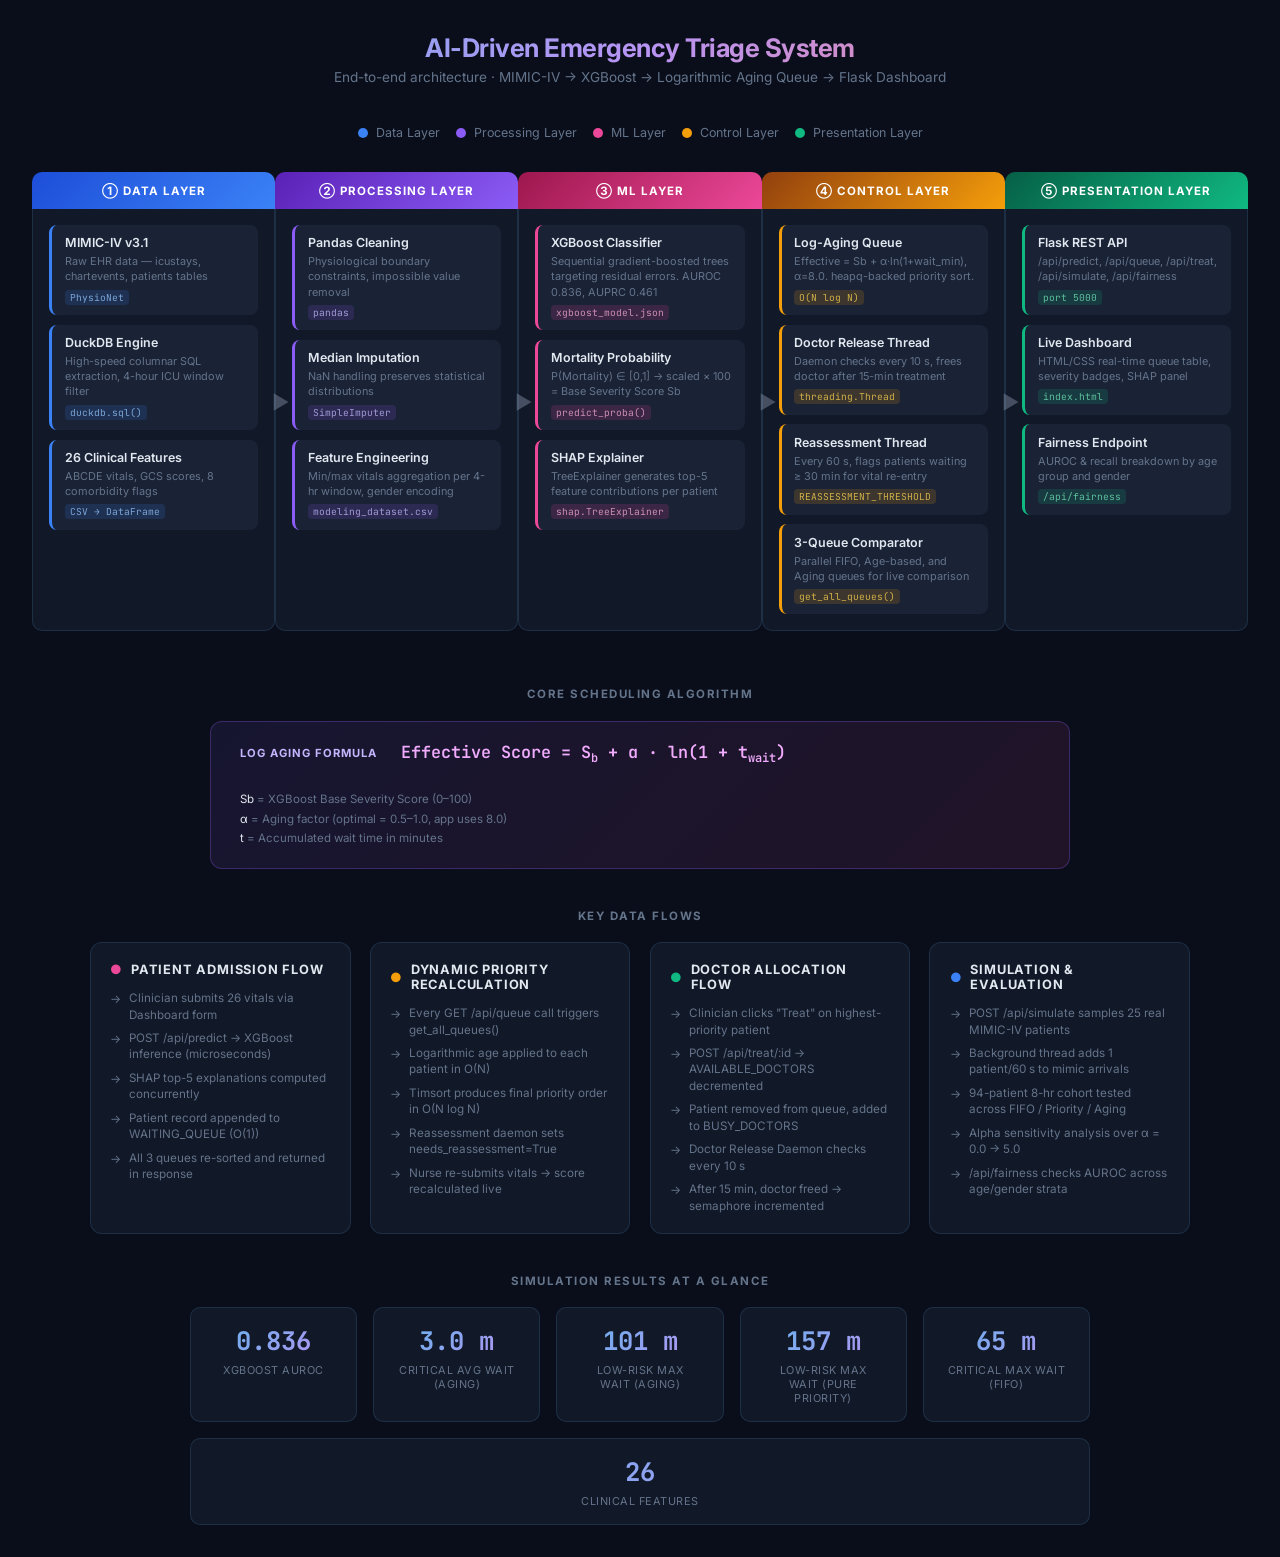
<file: architecture.html>
<!DOCTYPE html>
<html lang="en">
<head>
<meta charset="UTF-8">
<meta name="viewport" content="width=device-width, initial-scale=1.0">
<title>AI Emergency Triage — System Architecture</title>
<style>
  @import url('https://fonts.googleapis.com/css2?family=Inter:wght@300;400;500;600;700&family=JetBrains+Mono:wght@400;600&display=swap');

  :root {
    --bg: #0a0e1a;
    --surface: #111827;
    --surface2: #1a2235;
    --border: rgba(99,179,237,0.15);
    --text: #e2e8f0;
    --muted: #64748b;

    --data:    #3b82f6;
    --process: #8b5cf6;
    --ml:      #ec4899;
    --control: #f59e0b;
    --present: #10b981;
    --arrow:   rgba(148,163,184,0.4);
  }

  * { margin:0; padding:0; box-sizing:border-box; }

  body {
    font-family: 'Inter', sans-serif;
    background: var(--bg);
    color: var(--text);
    min-height: 100vh;
    padding: 2rem;
  }

  h1 {
    text-align: center;
    font-size: 1.6rem;
    font-weight: 700;
    letter-spacing: -0.5px;
    margin-bottom: 0.4rem;
    background: linear-gradient(135deg, #63b3ed, #b794f4, #fc8181);
    -webkit-background-clip: text;
    -webkit-text-fill-color: transparent;
  }

  .subtitle {
    text-align: center;
    color: var(--muted);
    font-size: 0.85rem;
    margin-bottom: 2.5rem;
  }

  /* ── Legend ───────────────────────────────────────── */
  .legend {
    display: flex;
    justify-content: center;
    flex-wrap: wrap;
    gap: 1rem;
    margin-bottom: 2rem;
  }
  .legend-item {
    display: flex;
    align-items: center;
    gap: 0.5rem;
    font-size: 0.78rem;
    color: var(--muted);
  }
  .legend-dot {
    width: 10px; height: 10px;
    border-radius: 50%;
  }

  /* ── Main pipeline ────────────────────────────────── */
  .pipeline {
    display: flex;
    align-items: stretch;
    gap: 0;
    max-width: 1300px;
    margin: 0 auto 3rem;
    overflow-x: auto;
    padding-bottom: 0.5rem;
  }

  .layer {
    flex: 1;
    min-width: 190px;
    display: flex;
    flex-direction: column;
    position: relative;
  }

  /* Arrow connector between layers */
  .layer:not(:last-child)::after {
    content: '▶';
    position: absolute;
    right: -14px;
    top: 50%;
    transform: translateY(-50%);
    color: var(--arrow);
    font-size: 1.2rem;
    z-index: 10;
  }

  .layer-header {
    border-radius: 10px 10px 0 0;
    padding: 0.7rem 1rem;
    font-size: 0.72rem;
    font-weight: 700;
    letter-spacing: 1px;
    text-transform: uppercase;
    text-align: center;
    color: #fff;
  }

  .layer-body {
    background: var(--surface);
    border: 1px solid var(--border);
    border-top: none;
    border-radius: 0 0 10px 10px;
    padding: 1rem;
    flex: 1;
    display: flex;
    flex-direction: column;
    gap: 0.6rem;
  }

  /* ── Cards inside layers ─────────────────────────── */
  .card {
    background: var(--surface2);
    border-radius: 8px;
    padding: 0.65rem 0.8rem;
    border-left: 3px solid transparent;
    cursor: pointer;
    transition: transform 0.2s, box-shadow 0.2s, border-color 0.2s;
    position: relative;
  }
  .card:hover {
    transform: translateY(-2px);
    box-shadow: 0 6px 20px rgba(0,0,0,0.4);
  }
  .card-title {
    font-size: 0.78rem;
    font-weight: 600;
    margin-bottom: 0.25rem;
  }
  .card-desc {
    font-size: 0.68rem;
    color: var(--muted);
    line-height: 1.4;
  }
  .card-tag {
    display: inline-block;
    font-size: 0.6rem;
    font-family: 'JetBrains Mono', monospace;
    padding: 1px 5px;
    border-radius: 4px;
    margin-top: 0.3rem;
    opacity: 0.8;
  }

  /* Layer colour themes */
  .data    .layer-header { background: linear-gradient(135deg, #1d4ed8, #3b82f6); }
  .data    .card          { border-left-color: var(--data); }
  .data    .card-tag      { background: rgba(59,130,246,0.2); color: #93c5fd; }
  .data    .card:hover    { box-shadow: 0 6px 20px rgba(59,130,246,0.25); }

  .process .layer-header  { background: linear-gradient(135deg, #5b21b6, #8b5cf6); }
  .process .card          { border-left-color: var(--process); }
  .process .card-tag      { background: rgba(139,92,246,0.2); color: #c4b5fd; }
  .process .card:hover    { box-shadow: 0 6px 20px rgba(139,92,246,0.25); }

  .ml      .layer-header  { background: linear-gradient(135deg, #9d174d, #ec4899); }
  .ml      .card          { border-left-color: var(--ml); }
  .ml      .card-tag      { background: rgba(236,72,153,0.2); color: #f9a8d4; }
  .ml      .card:hover    { box-shadow: 0 6px 20px rgba(236,72,153,0.25); }

  .control .layer-header  { background: linear-gradient(135deg, #92400e, #f59e0b); }
  .control .card          { border-left-color: var(--control); }
  .control .card-tag      { background: rgba(245,158,11,0.2); color: #fcd34d; }
  .control .card:hover    { box-shadow: 0 6px 20px rgba(245,158,11,0.25); }

  .present .layer-header  { background: linear-gradient(135deg, #065f46, #10b981); }
  .present .card          { border-left-color: var(--present); }
  .present .card-tag      { background: rgba(16,185,129,0.2); color: #6ee7b7; }
  .present .card:hover    { box-shadow: 0 6px 20px rgba(16,185,129,0.25); }

  /* ── Equation banner ─────────────────────────────── */
  .equation-banner {
    max-width: 860px;
    margin: 0 auto 2.5rem;
    background: linear-gradient(135deg, rgba(139,92,246,0.1), rgba(236,72,153,0.1));
    border: 1px solid rgba(139,92,246,0.3);
    border-radius: 12px;
    padding: 1.2rem 1.8rem;
    display: flex;
    align-items: center;
    gap: 1.5rem;
    flex-wrap: wrap;
  }
  .eq-label {
    font-size: 0.7rem;
    font-weight: 700;
    letter-spacing: 1px;
    text-transform: uppercase;
    color: #c4b5fd;
    white-space: nowrap;
  }
  .eq-formula {
    font-family: 'JetBrains Mono', monospace;
    font-size: 1.05rem;
    font-weight: 600;
    color: #f0abfc;
  }
  .eq-vars {
    font-size: 0.72rem;
    color: var(--muted);
    line-height: 1.7;
  }
  .eq-vars span { color: var(--text); }

  /* ── Data flow section ───────────────────────────── */
  .flow-grid {
    display: grid;
    grid-template-columns: repeat(auto-fit, minmax(260px, 1fr));
    gap: 1.2rem;
    max-width: 1100px;
    margin: 0 auto 2.5rem;
  }
  .flow-card {
    background: var(--surface);
    border: 1px solid var(--border);
    border-radius: 12px;
    padding: 1.2rem;
  }
  .flow-card h3 {
    font-size: 0.8rem;
    font-weight: 700;
    text-transform: uppercase;
    letter-spacing: 0.8px;
    margin-bottom: 0.8rem;
    display: flex;
    align-items: center;
    gap: 0.5rem;
  }
  .flow-card ul {
    list-style: none;
    display: flex;
    flex-direction: column;
    gap: 0.45rem;
  }
  .flow-card li {
    font-size: 0.73rem;
    color: var(--muted);
    display: flex;
    align-items: flex-start;
    gap: 0.5rem;
    line-height: 1.4;
  }
  .flow-card li::before {
    content: '→';
    flex-shrink: 0;
    margin-top: 0.05rem;
  }
  .dot {
    width: 8px; height: 8px;
    border-radius: 50%;
    flex-shrink: 0;
    margin-top: 4px;
  }

  /* ── Metrics row ─────────────────────────────────── */
  .metrics {
    display: flex;
    justify-content: center;
    flex-wrap: wrap;
    gap: 1rem;
    max-width: 900px;
    margin: 0 auto;
  }
  .metric-card {
    background: var(--surface);
    border: 1px solid var(--border);
    border-radius: 10px;
    padding: 1rem 1.4rem;
    text-align: center;
    flex: 1;
    min-width: 140px;
  }
  .metric-val {
    font-size: 1.6rem;
    font-weight: 700;
    font-family: 'JetBrains Mono', monospace;
    background: linear-gradient(135deg, #63b3ed, #b794f4);
    -webkit-background-clip: text;
    -webkit-text-fill-color: transparent;
  }
  .metric-label {
    font-size: 0.68rem;
    color: var(--muted);
    margin-top: 0.3rem;
    text-transform: uppercase;
    letter-spacing: 0.5px;
  }

  section-title {
    display: block;
    text-align: center;
    font-size: 0.72rem;
    font-weight: 700;
    letter-spacing: 1.5px;
    text-transform: uppercase;
    color: var(--muted);
    margin-bottom: 1.2rem;
  }

  .gap { margin-top: 2rem; }
</style>
</head>
<body>

<h1>AI-Driven Emergency Triage System</h1>
<p class="subtitle">End-to-end architecture · MIMIC-IV → XGBoost → Logarithmic Aging Queue → Flask Dashboard</p>

<!-- Legend -->
<div class="legend">
  <div class="legend-item"><div class="legend-dot" style="background:var(--data)"></div> Data Layer</div>
  <div class="legend-item"><div class="legend-dot" style="background:var(--process)"></div> Processing Layer</div>
  <div class="legend-item"><div class="legend-dot" style="background:var(--ml)"></div> ML Layer</div>
  <div class="legend-item"><div class="legend-dot" style="background:var(--control)"></div> Control Layer</div>
  <div class="legend-item"><div class="legend-dot" style="background:var(--present)"></div> Presentation Layer</div>
</div>

<!-- 5-Layer Pipeline -->
<div class="pipeline">

  <!-- 1. Data -->
  <div class="layer data">
    <div class="layer-header">① Data Layer</div>
    <div class="layer-body">
      <div class="card">
        <div class="card-title">MIMIC-IV v3.1</div>
        <div class="card-desc">Raw EHR data — icustays, chartevents, patients tables</div>
        <span class="card-tag">PhysioNet</span>
      </div>
      <div class="card">
        <div class="card-title">DuckDB Engine</div>
        <div class="card-desc">High-speed columnar SQL extraction, 4-hour ICU window filter</div>
        <span class="card-tag">duckdb.sql()</span>
      </div>
      <div class="card">
        <div class="card-title">26 Clinical Features</div>
        <div class="card-desc">ABCDE vitals, GCS scores, 8 comorbidity flags</div>
        <span class="card-tag">CSV → DataFrame</span>
      </div>
    </div>
  </div>

  <!-- 2. Processing -->
  <div class="layer process">
    <div class="layer-header">② Processing Layer</div>
    <div class="layer-body">
      <div class="card">
        <div class="card-title">Pandas Cleaning</div>
        <div class="card-desc">Physiological boundary constraints, impossible value removal</div>
        <span class="card-tag">pandas</span>
      </div>
      <div class="card">
        <div class="card-title">Median Imputation</div>
        <div class="card-desc">NaN handling preserves statistical distributions</div>
        <span class="card-tag">SimpleImputer</span>
      </div>
      <div class="card">
        <div class="card-title">Feature Engineering</div>
        <div class="card-desc">Min/max vitals aggregation per 4-hr window, gender encoding</div>
        <span class="card-tag">modeling_dataset.csv</span>
      </div>
    </div>
  </div>

  <!-- 3. ML -->
  <div class="layer ml">
    <div class="layer-header">③ ML Layer</div>
    <div class="layer-body">
      <div class="card">
        <div class="card-title">XGBoost Classifier</div>
        <div class="card-desc">Sequential gradient-boosted trees targeting residual errors. AUROC 0.836, AUPRC 0.461</div>
        <span class="card-tag">xgboost_model.json</span>
      </div>
      <div class="card">
        <div class="card-title">Mortality Probability</div>
        <div class="card-desc">P(Mortality) ∈ [0,1] → scaled × 100 = Base Severity Score Sb</div>
        <span class="card-tag">predict_proba()</span>
      </div>
      <div class="card">
        <div class="card-title">SHAP Explainer</div>
        <div class="card-desc">TreeExplainer generates top-5 feature contributions per patient</div>
        <span class="card-tag">shap.TreeExplainer</span>
      </div>
    </div>
  </div>

  <!-- 4. Control -->
  <div class="layer control">
    <div class="layer-header">④ Control Layer</div>
    <div class="layer-body">
      <div class="card">
        <div class="card-title">Log-Aging Queue</div>
        <div class="card-desc">Effective = Sb + α·ln(1+wait_min), α=8.0. heapq-backed priority sort.</div>
        <span class="card-tag">O(N log N)</span>
      </div>
      <div class="card">
        <div class="card-title">Doctor Release Thread</div>
        <div class="card-desc">Daemon checks every 10 s, frees doctor after 15-min treatment</div>
        <span class="card-tag">threading.Thread</span>
      </div>
      <div class="card">
        <div class="card-title">Reassessment Thread</div>
        <div class="card-desc">Every 60 s, flags patients waiting ≥ 30 min for vital re-entry</div>
        <span class="card-tag">REASSESSMENT_THRESHOLD</span>
      </div>
      <div class="card">
        <div class="card-title">3-Queue Comparator</div>
        <div class="card-desc">Parallel FIFO, Age-based, and Aging queues for live comparison</div>
        <span class="card-tag">get_all_queues()</span>
      </div>
    </div>
  </div>

  <!-- 5. Presentation -->
  <div class="layer present">
    <div class="layer-header">⑤ Presentation Layer</div>
    <div class="layer-body">
      <div class="card">
        <div class="card-title">Flask REST API</div>
        <div class="card-desc">/api/predict, /api/queue, /api/treat, /api/simulate, /api/fairness</div>
        <span class="card-tag">port 5000</span>
      </div>
      <div class="card">
        <div class="card-title">Live Dashboard</div>
        <div class="card-desc">HTML/CSS real-time queue table, severity badges, SHAP panel</div>
        <span class="card-tag">index.html</span>
      </div>
      <div class="card">
        <div class="card-title">Fairness Endpoint</div>
        <div class="card-desc">AUROC & recall breakdown by age group and gender</div>
        <span class="card-tag">/api/fairness</span>
      </div>
    </div>
  </div>

</div>

<!-- Core Algorithm Equation -->
<section-title>Core Scheduling Algorithm</section-title>
<div class="equation-banner">
  <div class="eq-label">Log Aging Formula</div>
  <div class="eq-formula">Effective Score = S<sub style="font-size:0.75rem">b</sub> + α · ln(1 + t<sub style="font-size:0.75rem">wait</sub>)</div>
  <div class="eq-vars">
    <span>Sb</span> = XGBoost Base Severity Score (0–100)<br>
    <span>α</span> = Aging factor (optimal = 0.5–1.0, app uses 8.0)<br>
    <span>t</span> = Accumulated wait time in minutes
  </div>
</div>

<!-- Data Flow Details -->
<div class="gap"></div>
<section-title>Key Data Flows</section-title>
<div class="flow-grid">
  <div class="flow-card">
    <h3><span style="color:var(--ml)">●</span> Patient Admission Flow</h3>
    <ul>
      <li>Clinician submits 26 vitals via Dashboard form</li>
      <li>POST /api/predict → XGBoost inference (microseconds)</li>
      <li>SHAP top-5 explanations computed concurrently</li>
      <li>Patient record appended to WAITING_QUEUE (O(1))</li>
      <li>All 3 queues re-sorted and returned in response</li>
    </ul>
  </div>
  <div class="flow-card">
    <h3><span style="color:var(--control)">●</span> Dynamic Priority Recalculation</h3>
    <ul>
      <li>Every GET /api/queue call triggers get_all_queues()</li>
      <li>Logarithmic age applied to each patient in O(N)</li>
      <li>Timsort produces final priority order in O(N log N)</li>
      <li>Reassessment daemon sets needs_reassessment=True</li>
      <li>Nurse re-submits vitals → score recalculated live</li>
    </ul>
  </div>
  <div class="flow-card">
    <h3><span style="color:var(--present)">●</span> Doctor Allocation Flow</h3>
    <ul>
      <li>Clinician clicks "Treat" on highest-priority patient</li>
      <li>POST /api/treat/:id → AVAILABLE_DOCTORS decremented</li>
      <li>Patient removed from queue, added to BUSY_DOCTORS</li>
      <li>Doctor Release Daemon checks every 10 s</li>
      <li>After 15 min, doctor freed → semaphore incremented</li>
    </ul>
  </div>
  <div class="flow-card">
    <h3><span style="color:var(--data)">●</span> Simulation & Evaluation</h3>
    <ul>
      <li>POST /api/simulate samples 25 real MIMIC-IV patients</li>
      <li>Background thread adds 1 patient/60 s to mimic arrivals</li>
      <li>94-patient 8-hr cohort tested across FIFO / Priority / Aging</li>
      <li>Alpha sensitivity analysis over α = 0.0 → 5.0</li>
      <li>/api/fairness checks AUROC across age/gender strata</li>
    </ul>
  </div>
</div>

<!-- Key Metrics -->
<div class="gap"></div>
<section-title>Simulation Results at a Glance</section-title>
<div class="metrics">
  <div class="metric-card">
    <div class="metric-val">0.836</div>
    <div class="metric-label">XGBoost AUROC</div>
  </div>
  <div class="metric-card">
    <div class="metric-val">3.0 m</div>
    <div class="metric-label">Critical Avg Wait (Aging)</div>
  </div>
  <div class="metric-card">
    <div class="metric-val">101 m</div>
    <div class="metric-label">Low-Risk Max Wait (Aging)</div>
  </div>
  <div class="metric-card">
    <div class="metric-val">157 m</div>
    <div class="metric-label">Low-Risk Max Wait (Pure Priority)</div>
  </div>
  <div class="metric-card">
    <div class="metric-val">65 m</div>
    <div class="metric-label">Critical Max Wait (FIFO)</div>
  </div>
  <div class="metric-card">
    <div class="metric-val">26</div>
    <div class="metric-label">Clinical Features</div>
  </div>
</div>

</body>
</html>
</file>
